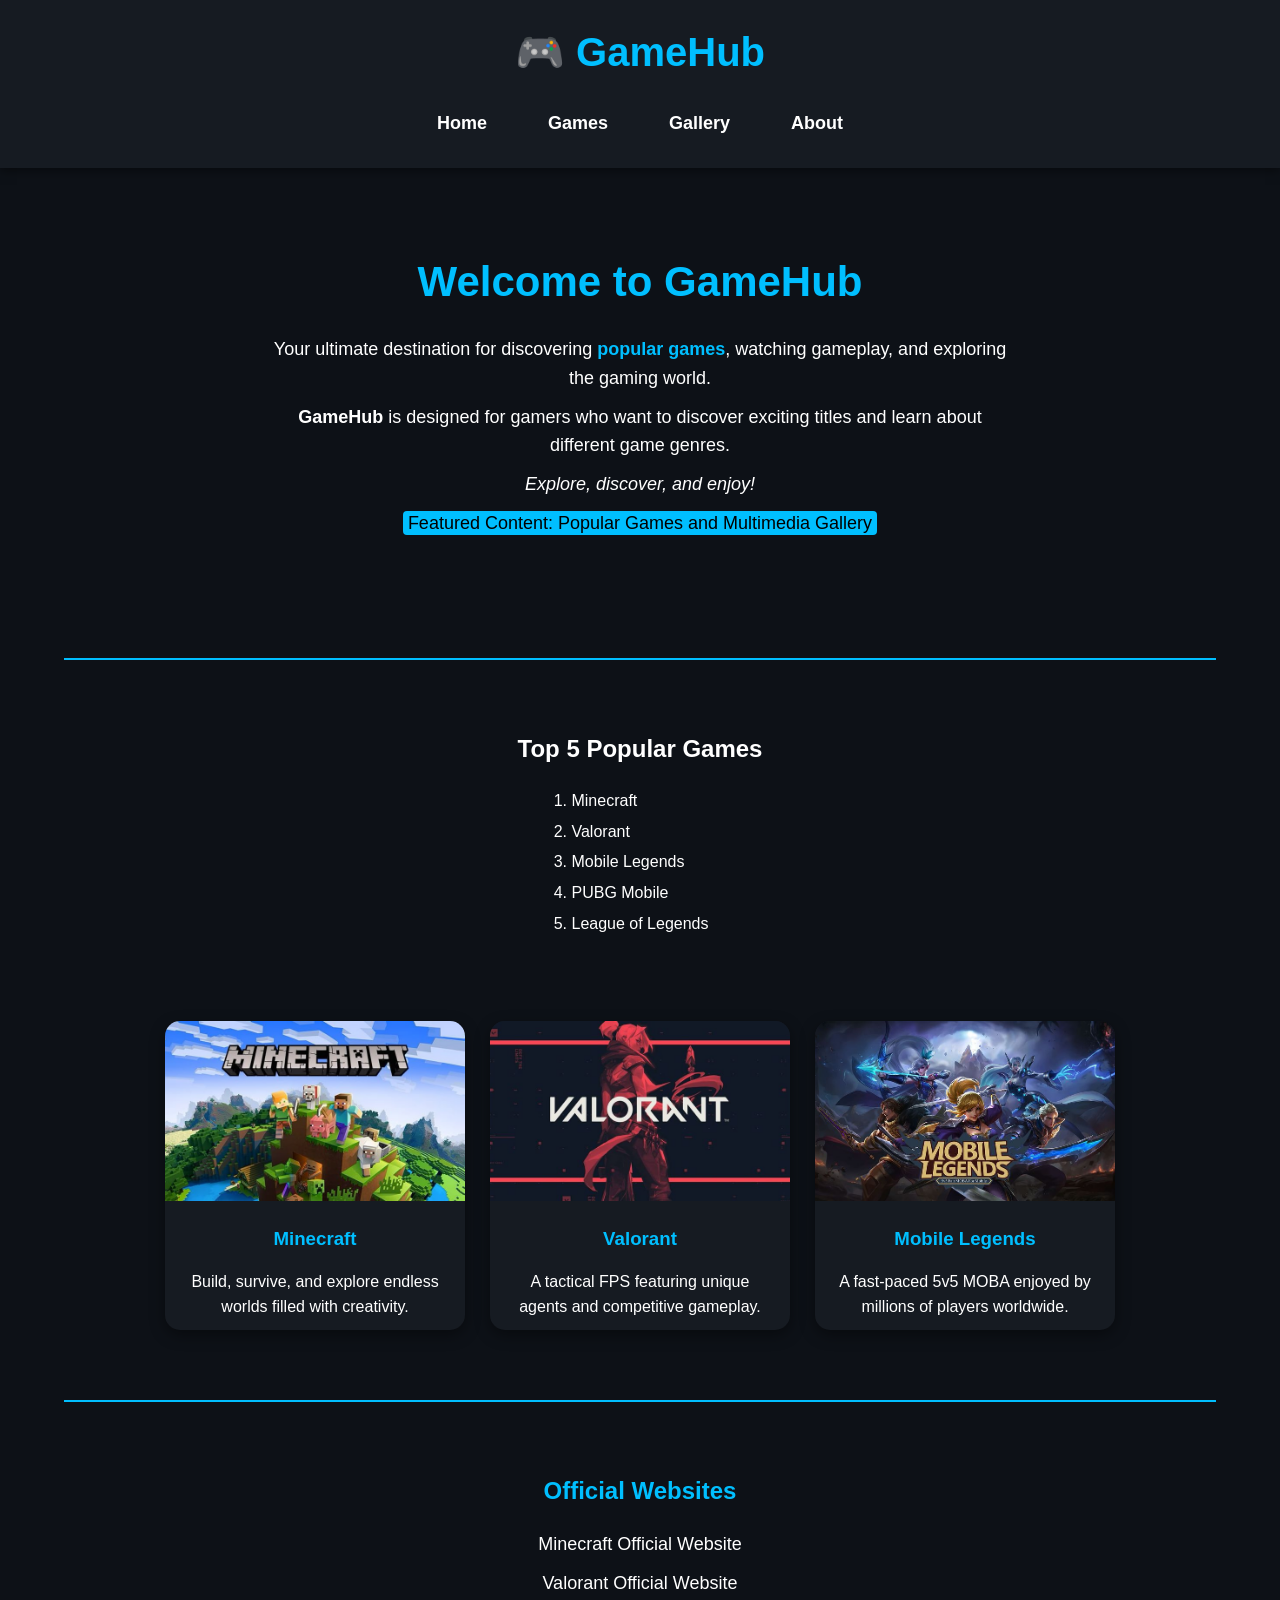
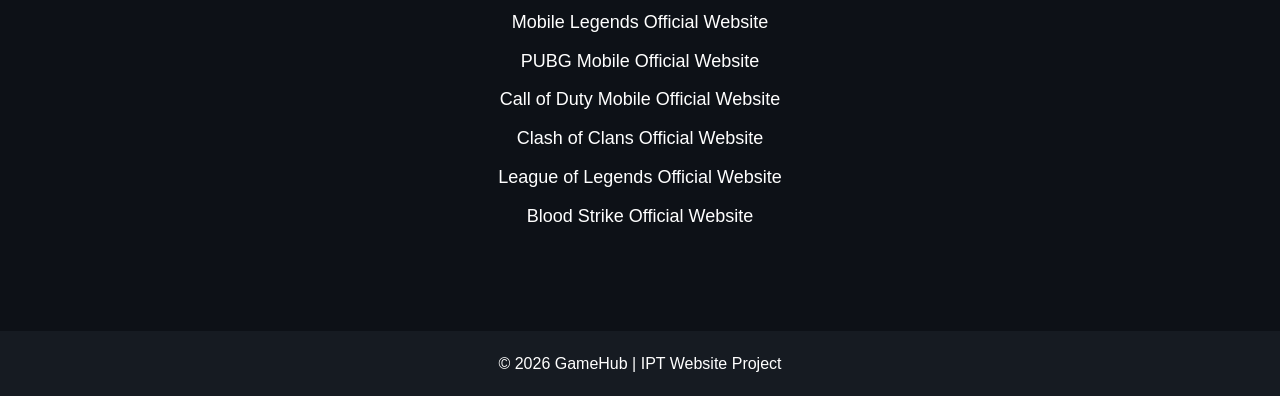
<file: index.html>
<!DOCTYPE html>
<html lang="en">

<head>
    <meta charset="UTF-8">
    <meta name="viewport" content="width=device-width, initial-scale=1.0">
    <title>GameHub | Home</title>
    <link rel="stylesheet" href="style.css">
</head>

<body>

<header>

    <h1>🎮 GameHub</h1>

    <nav>
        <a href="index.html">Home</a>
        <a href="games.html">Games</a>
        <a href="gallery.html">Gallery</a>
        <a href="about.html">About</a>
    </nav>

</header>

<section class="hero" id="home">

    <h2>Welcome to GameHub</h2>

    <p>
        Your ultimate destination for discovering
        <span>popular games</span>,
        watching gameplay, and exploring the gaming world.
    </p>

    <p>
        <strong>GameHub</strong> is designed for gamers who want to
        discover exciting titles and learn about different game genres.
    </p>

    <p>
        <em>Explore, discover, and enjoy!</em>
    </p>

    <p>
        <mark>Featured Content: Popular Games and Multimedia Gallery</mark>
    </p>

</section>

<hr>

<section style="padding:40px; text-align:center;">

    <h2>Top 5 Popular Games</h2>

    <ol style="display:inline-block; text-align:left; margin-top:15px;">

        <li>Minecraft</li>
        <li>Valorant</li>
        <li>Mobile Legends</li>
        <li>PUBG Mobile</li>
        <li>League of Legends</li>

    </ol>

</section>

<section class="games">

    <div class="card" id="minecraft">

        <img src="images/minecraft.jpg" alt="Minecraft">

        <h3>Minecraft</h3>

        <p>
            Build, survive, and explore endless worlds filled with creativity.
        </p>

    </div>

    <div class="card" id="valorant">

        <img src="images/valorant.jpg" alt="Valorant">

        <h3>Valorant</h3>

        <p>
            A tactical FPS featuring unique agents and competitive gameplay.
        </p>

    </div>

    <div class="card" id="mlbb">

        <img src="images/mlbb.jpg" alt="Mobile Legends">

        <h3>Mobile Legends</h3>

        <p>
            A fast-paced 5v5 MOBA enjoyed by millions of players worldwide.
        </p>

    </div>

</section>

<hr>

<section class="links">

    <h2>Official Websites</h2>

    <ul>

        <li>
            <a href="https://www.minecraft.net" target="_blank">
                Minecraft Official Website
            </a>
        </li>

        <li>
            <a href="https://playvalorant.com" target="_blank">
                Valorant Official Website
            </a>
        </li>

        <li>
            <a href="https://m.mobilelegends.com" target="_blank">
                Mobile Legends Official Website
            </a>
        </li>

        <li>
            <a href="https://www.pubgmobile.com" target="_blank">
                PUBG Mobile Official Website
            </a>
        </li>

        <li>
            <a href="https://www.callofduty.com/mobile" target="_blank">
                Call of Duty Mobile Official Website
            </a>
        </li>

        <li>
            <a href="https://supercell.com/en/games/clashofclans/" target="_blank">
                Clash of Clans Official Website
            </a>
        </li>

        <li>
            <a href="https://www.leagueoflegends.com" target="_blank">
                League of Legends Official Website
            </a>
        </li>

        <li>
            <a href="https://www.blood-strike.com" target="_blank">
                Blood Strike Official Website
            </a>
        </li>

    </ul>

</section>

<footer>

    <p>&copy; 2026 GameHub | IPT Website Project</p>

</footer>

</body>
</html>
</file>
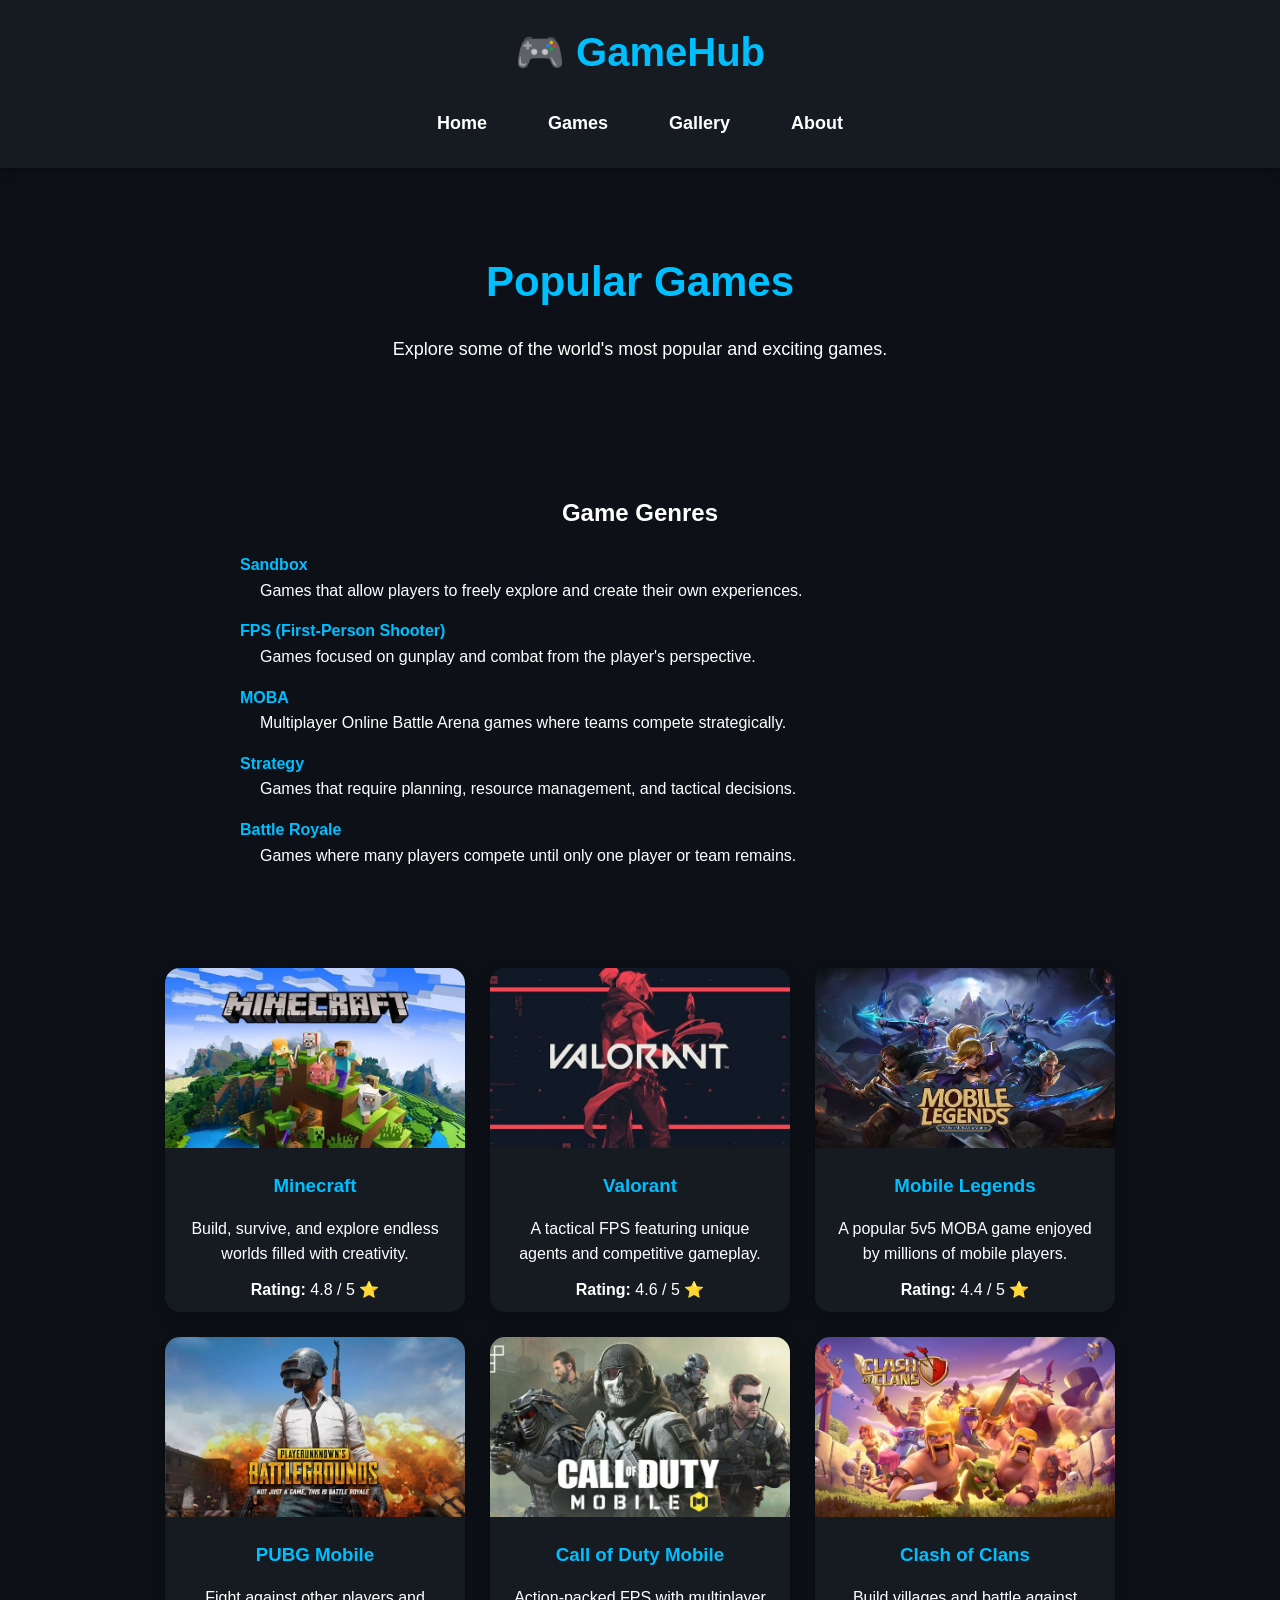
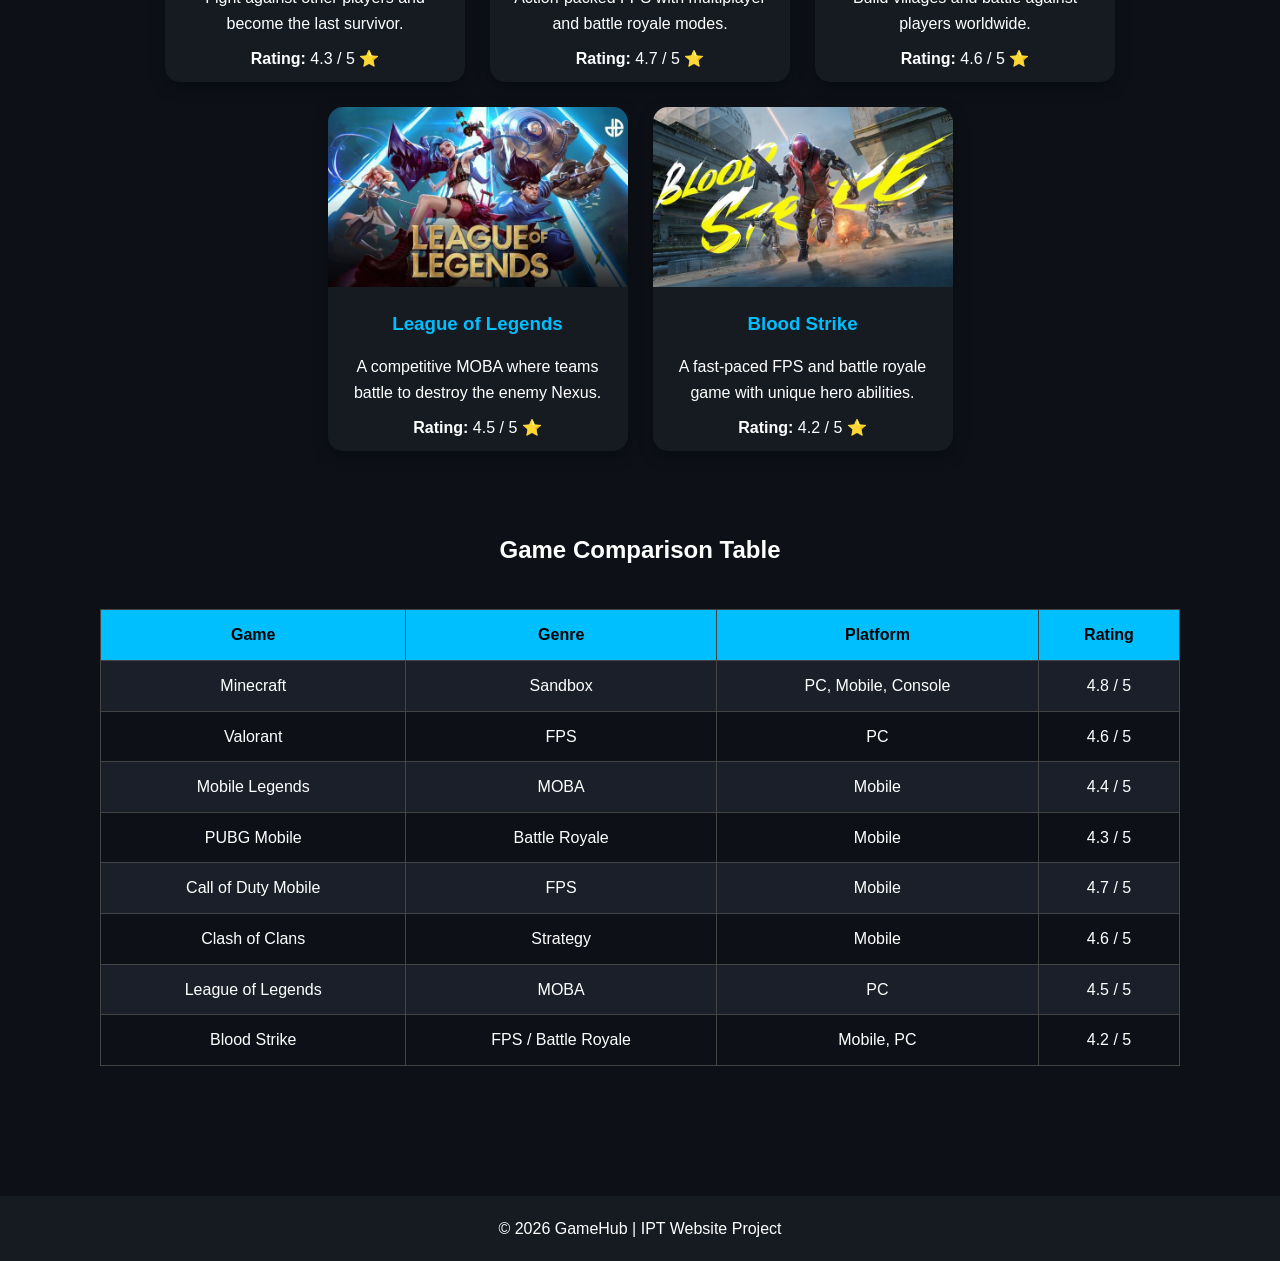
<file: games.html>
<!DOCTYPE html>
<html lang="en">

<head>
    <meta charset="UTF-8">
    <meta name="viewport" content="width=device-width, initial-scale=1.0">
    <title>GameHub | Games</title>
    <link rel="stylesheet" href="style.css">
</head>

<body>

<header>

    <h1>🎮 GameHub</h1>

    <nav>
        <a href="index.html">Home</a>
        <a href="games.html">Games</a>
        <a href="gallery.html">Gallery</a>
        <a href="about.html">About</a>
    </nav>

</header>

<section class="hero">

    <h2>Popular Games</h2>

    <p>
        Explore some of the world's most popular and exciting games.
    </p>

</section>

<section style="padding:40px;">

    <h2 style="text-align:center;">Game Genres</h2>

    <dl style="max-width:800px; margin:20px auto;">

        <dt><strong>Sandbox</strong></dt>
        <dd>Games that allow players to freely explore and create their own experiences.</dd>

        <dt><strong>FPS (First-Person Shooter)</strong></dt>
        <dd>Games focused on gunplay and combat from the player's perspective.</dd>

        <dt><strong>MOBA</strong></dt>
        <dd>Multiplayer Online Battle Arena games where teams compete strategically.</dd>

        <dt><strong>Strategy</strong></dt>
        <dd>Games that require planning, resource management, and tactical decisions.</dd>

        <dt><strong>Battle Royale</strong></dt>
        <dd>Games where many players compete until only one player or team remains.</dd>

    </dl>

</section>

<section class="games">

    <div class="card" id="minecraft" data-genre="Sandbox" data-rating="4.8">

        <img src="images/minecraft.jpg" alt="Minecraft">

        <h3>Minecraft</h3>

        <p>
            Build, survive, and explore endless worlds filled with creativity.
        </p>

        <p><strong>Rating:</strong> 4.8 / 5 ⭐</p>

    </div>

    <div class="card" id="valorant" data-genre="FPS" data-rating="4.6">

        <img src="images/valorant.jpg" alt="Valorant">

        <h3>Valorant</h3>

        <p>
            A tactical FPS featuring unique agents and competitive gameplay.
        </p>

        <p><strong>Rating:</strong> 4.6 / 5 ⭐</p>

    </div>

    <div class="card" id="mlbb" data-genre="MOBA" data-rating="4.4">

        <img src="images/mlbb.jpg" alt="Mobile Legends">

        <h3>Mobile Legends</h3>

        <p>
            A popular 5v5 MOBA game enjoyed by millions of mobile players.
        </p>

        <p><strong>Rating:</strong> 4.4 / 5 ⭐</p>

    </div>

    <div class="card" data-genre="Battle Royale" data-rating="4.3">

        <img src="images/pubg.jpg" alt="PUBG Mobile">

        <h3>PUBG Mobile</h3>

        <p>
            Fight against other players and become the last survivor.
        </p>

        <p><strong>Rating:</strong> 4.3 / 5 ⭐</p>

    </div>

    <div class="card" data-genre="FPS" data-rating="4.7">

        <img src="images/codm.jpg" alt="Call of Duty Mobile">

        <h3>Call of Duty Mobile</h3>

        <p>
            Action-packed FPS with multiplayer and battle royale modes.
        </p>

        <p><strong>Rating:</strong> 4.7 / 5 ⭐</p>

    </div>

    <div class="card" data-genre="Strategy" data-rating="4.6">

        <img src="images/coc.jpg" alt="Clash of Clans">

        <h3>Clash of Clans</h3>

        <p>
            Build villages and battle against players worldwide.
        </p>

        <p><strong>Rating:</strong> 4.6 / 5 ⭐</p>

    </div>

    <div class="card" data-genre="MOBA" data-rating="4.5">

        <img src="images/lol.jpg" alt="League of Legends">

        <h3>League of Legends</h3>

        <p>
            A competitive MOBA where teams battle to destroy the enemy Nexus.
        </p>

        <p><strong>Rating:</strong> 4.5 / 5 ⭐</p>

    </div>

    <div class="card" data-genre="FPS / Battle Royale" data-rating="4.2">

        <img src="images/bloodstrike.jpg" alt="Blood Strike">

        <h3>Blood Strike</h3>

        <p>
            A fast-paced FPS and battle royale game with unique hero abilities.
        </p>

        <p><strong>Rating:</strong> 4.2 / 5 ⭐</p>

    </div>

</section>

<section style="padding:40px;">

    <h2 style="text-align:center; margin-bottom:20px;">
        Game Comparison Table
    </h2>

    <table>

        <tr>
            <th>Game</th>
            <th>Genre</th>
            <th>Platform</th>
            <th>Rating</th>
        </tr>

        <tr>
            <td>Minecraft</td>
            <td>Sandbox</td>
            <td>PC, Mobile, Console</td>
            <td>4.8 / 5</td>
        </tr>

        <tr>
            <td>Valorant</td>
            <td>FPS</td>
            <td>PC</td>
            <td>4.6 / 5</td>
        </tr>

        <tr>
            <td>Mobile Legends</td>
            <td>MOBA</td>
            <td>Mobile</td>
            <td>4.4 / 5</td>
        </tr>

        <tr>
            <td>PUBG Mobile</td>
            <td>Battle Royale</td>
            <td>Mobile</td>
            <td>4.3 / 5</td>
        </tr>

        <tr>
            <td>Call of Duty Mobile</td>
            <td>FPS</td>
            <td>Mobile</td>
            <td>4.7 / 5</td>
        </tr>

        <tr>
            <td>Clash of Clans</td>
            <td>Strategy</td>
            <td>Mobile</td>
            <td>4.6 / 5</td>
        </tr>

        <tr>
            <td>League of Legends</td>
            <td>MOBA</td>
            <td>PC</td>
            <td>4.5 / 5</td>
        </tr>

        <tr>
            <td>Blood Strike</td>
            <td>FPS / Battle Royale</td>
            <td>Mobile, PC</td>
            <td>4.2 / 5</td>
        </tr>

    </table>

</section>

<footer>

    <p>&copy; 2026 GameHub | IPT Website Project</p>

</footer>

</body>
</html>
</file>
<file: style.css>
*{
    margin:0;
    padding:0;
    box-sizing:border-box;
}

body{
    font-family:Arial, Helvetica, sans-serif;
    background:#0d1117;
    color:white;
    line-height:1.6;
}

header{
    background:#161b22;
    padding:20px;
    text-align:center;
    box-shadow:0 2px 10px rgba(0,0,0,.5);
}

header h1{
    color:#00bfff;
    font-size:40px;
    margin-bottom:15px;
}

nav{
    display:flex;
    justify-content:center;
    gap:25px;
    flex-wrap:wrap;
}

nav a{
    color:white;
    text-decoration:none;
    font-size:18px;
    font-weight:bold;
    padding:10px 18px;
    border-radius:8px;
    transition:.3s;
}

nav a:hover{
    background:#00bfff;
    color:#000;
}

.hero{
    text-align:center;
    padding:80px 20px;
}

.hero h2{
    font-size:42px;
    color:#00bfff;
    margin-bottom:20px;
}

.hero p{
    max-width:750px;
    margin:auto;
    margin-bottom:10px;
    font-size:18px;
}

.button{
    display:inline-block;
    margin-top:30px;
    padding:15px 30px;
    background:#00bfff;
    color:black;
    text-decoration:none;
    border-radius:8px;
    font-weight:bold;
}

.button:hover{
    background:#0099cc;
    color:white;
}

.games{
    display:flex;
    flex-wrap:wrap;
    justify-content:center;
    gap:25px;
    padding:40px;
}

.card{
    width:300px;
    background:#161b22;
    border-radius:15px;
    overflow:hidden;
    box-shadow:0 5px 15px rgba(0,0,0,.4);
    transition:.3s;
}

.card:hover{
    transform:translateY(-8px);
}

.card img{
    width:100%;
    height:180px;
    object-fit:cover;
}

.card h3{
    color:#00bfff;
    text-align:center;
    margin:15px 0;
}

.card p{
    text-align:center;
    padding:0 15px 10px;
}

table{
    width:90%;
    margin:40px auto;
    border-collapse:collapse;
}

th{
    background:#00bfff;
    color:black;
}

td,
th{
    border:1px solid #444;
    padding:12px;
    text-align:center;
}

tr:nth-child(even){
    background:#1a1f29;
}

ol,
ul{
    margin-top:15px;
}

ul li,
ol li{
    margin:5px 0;
}

ul ul{
    margin-left:25px;
    margin-top:5px;
}

dl{
    max-width:900px;
    margin:auto;
}

dt{
    color:#00bfff;
    font-weight:bold;
    margin-top:15px;
}

dd{
    margin-left:20px;
    margin-bottom:10px;
}

.gallery{
    display:grid;
    grid-template-columns:repeat(auto-fit,minmax(250px,1fr));
    gap:20px;
    padding:40px;
}

.gallery img{
    width:100%;
    border-radius:12px;
    transition:.3s;
}

.gallery img:hover{
    transform:scale(1.05);
}

video{
    display:block;
    margin:30px auto;
    width:80%;
    border-radius:10px;
}

audio{
    display:block;
    margin:20px auto;
}

.links{
    text-align:center;
    padding:40px;
}

.links h2{
    color:#00bfff;
    margin-bottom:20px;
}

.links ul{
    list-style:none;
}

.links li{
    margin:10px 0;
}

.links a{
    color:white;
    text-decoration:none;
    font-size:18px;
    transition:.3s;
}

.links a:hover{
    color:#00bfff;
}

span{
    color:#00bfff;
    font-weight:bold;
}

mark{
    background:#00bfff;
    color:black;
    padding:2px 5px;
    border-radius:4px;
}

pre{
    background:#161b22;
    padding:15px;
    border-radius:8px;
    overflow:auto;
    margin-top:15px;
    border-left:4px solid #00bfff;
}

hr{
    border:none;
    height:2px;
    background:#00bfff;
    width:90%;
    margin:30px auto;
}

footer{
    background:#161b22;
    text-align:center;
    padding:20px;
    margin-top:50px;
}
</file>
